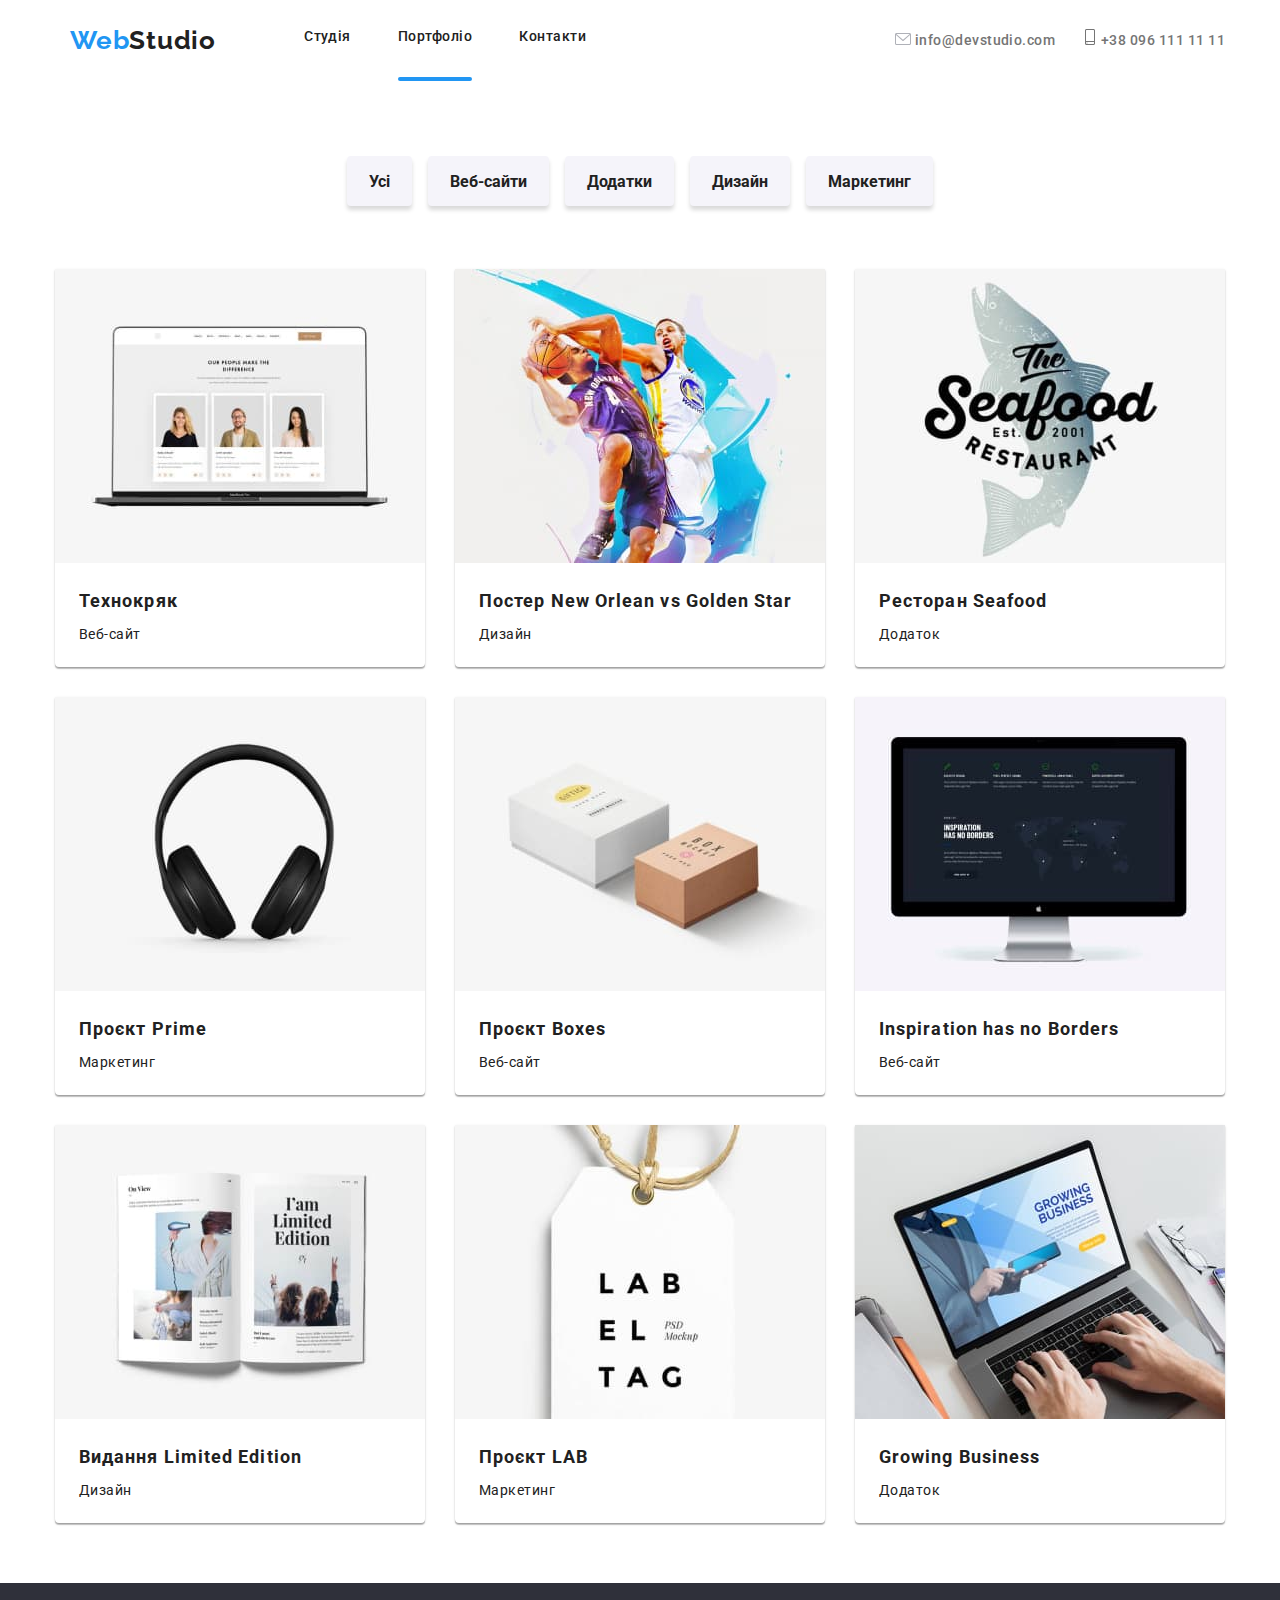
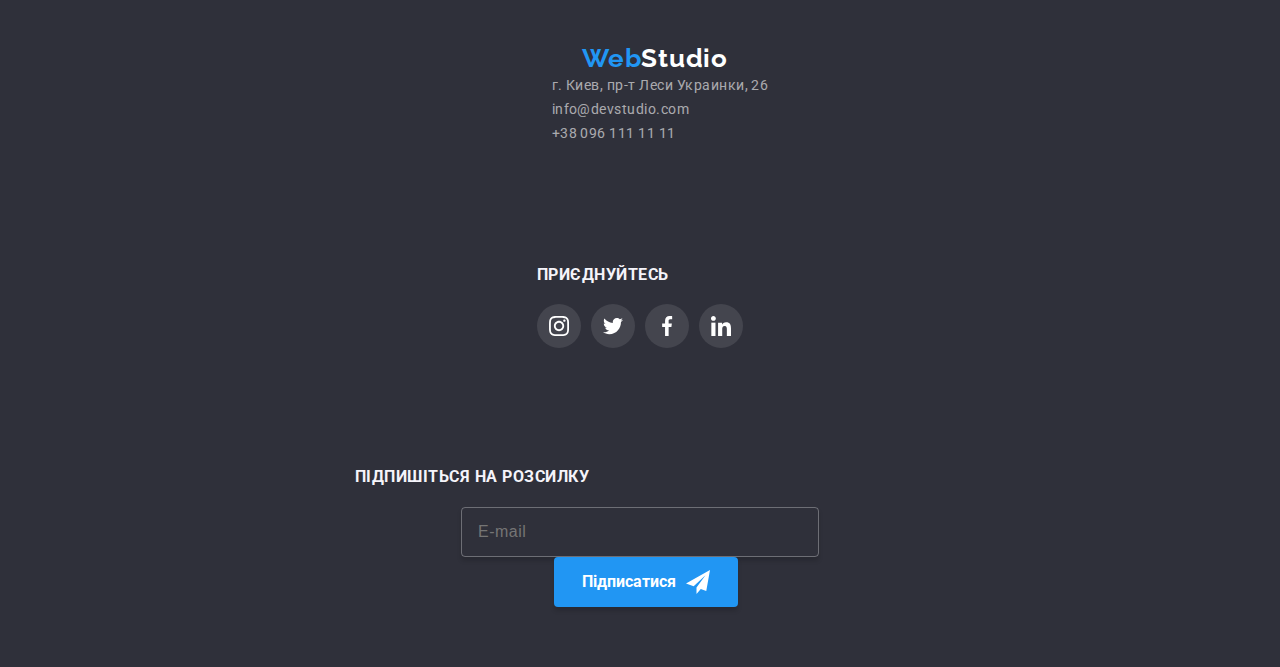
<file: hw24/page2.html>
<!DOCTYPE html>
<html lang="ua">

<head>
  <meta charset="UTF-8" />
  <meta http-equiv="X-UA-Compatible" content="IE=edge" />
  <meta name="viewport" content="width=device-width, initial-scale=1.0" />
  <link rel="stylesheet" href="./css/main.css" />

  <link rel="preconnect" href="https://fonts.googleapis.com" />
  <link rel="preconnect" href="https://fonts.gstatic.com" crossorigin />
  <link href="https://fonts.googleapis.com/css2?family=Raleway:wght@700&family=Roboto:wght@400;500;700;900&display=swap"
    rel="stylesheet" />
  <title>Portfolio</title>
</head>

<body>
  <header class="header">
    <div class="cont header__cont">
      <nav class="nav">
        <a href="/" class="web-studio"><span class="Web">Web</span>Studio</a>
        <ul class="nav__list">
          <li class="nav__item"><a class="nav__link " href="./index.html">Студія</a></li>
          <li class="nav__item"><a class="nav__link nav__link--line" href="./page2.html">Портфоліо</a></li>
          <li class="nav__item"><a class="nav__link" href="#">Контакти</a></li>
        </ul>
      </nav>
      <ul class="contacts">
        <li>
          <a class="contacts__link" href="mailto:info@devstudio.com ">
            <svg class="contacts__icon--email">
              <use xlink:href="./img/svg/envelope-hover.svg#mail"></use>
            </svg>
            info@devstudio.com
          </a>
        </li>
        <li>
          <a class="contacts__link" href="tel:+380961111111">
            <svg class="contacts__icon--tel">
              <use xlink:href="./img/svg/smartphone.svg#tel"></use>
            </svg> +38 096 111 11 11</a>
        </li>
      </ul>
      <div class="mobile-menu-list">
        <input class="mobile-menu-list__button js-open-menu  js-close-menu" type="checkbox" id="mobile-menu">
        <label class="mobile-menu-list__line-cont" for="mobile-menu">
          <span class="mobile-menu-list__line">

          </span>
          <span class="mobile-menu-list__line">

          </span>
          <span class="mobile-menu-list__line">

          </span>
        </label>
      </div>
    </div>
    <article class="  js-menu-container">
      <div class="mobile-menu__cont">
        <div class="mobile-menu__nav">
          <a class="mobile-menu__link" href="./index.html">Студія</a>
          <a class="mobile-menu__link" href="./page2.html">Портфоліо</a>
          <a class="mobile-menu__link" href="">Контакти</a>
        </div>
        <address class="address">
          <ul class="address__list">
            <li class="address__item"><a class="address__link" href="mailto:info@devstudio.com ">info@devstudio.com</a>
            </li>
            <li class="address__item"><a class="address__link" href="tel:+380961111111">+38 096 111 11 11</a></li>
          </ul>
        </address>
      </div>
    </article>

  </header>
  <main>
    <section class="card-section">
      <div class="cont card-section__cont">
        <ul class="filter">
          <li class="filter__item">
            <button class="filter__button">
              Усі
            </button>
          </li>
          <li class="filter__item">
            <button class="filter__button">
              Веб-сайти
            </button>
          </li>
          <li class="filter__item">
            <button class="filter__button">
              Додатки
            </button>
          </li>
          <li class="filter__item">
            <button class="filter__button">
              Дизайн
            </button>
          </li>
          <li class="filter__item">
            <button class="filter__button">
              Маркетинг
            </button>
          </li>
        </ul>
        <artcle class="project-card-section">
          <ul class="project-card-section__list">
            <li class="project-card">
              <div class="project-card__overflow-cont">
                <img class="project-card__image" src="./img/port1.jpg" alt="проект">
                <div class="project-card__overlay">
                  <p>Ресурс пропонує комплексні пропозиції з різним рівнем функціоналу та сервісів. Все це дозволить
                    відвідувачу отримати вичерпні відомості про компанію чи приватну особу.</p>
                </div>
              </div>
              <h4 class="project-card__text--main">Технокряк</h4>
              <p class="project-card__text">Веб-сайт</p>
            </li>
            <li class="project-card">
              <div class="project-card__overflow-cont">
                <img class="project-card__image" src="./img/port2.jpg" alt="проект"></img>
                <div class="project-card__overlay">
                  <p>Ресурс пропонує комплексні пропозиції з різним рівнем функціоналу та сервісів. Все це дозволить
                    відвідувачу отримати вичерпні відомості про компанію чи приватну особу.</p>
                </div>
              </div>
              <h4 class="project-card__text--main">Постер New Orlean vs Golden Star</h4>
              <p class="project-card__text">Дизайн</p>
            </li>
            <li class="project-card">
              <div class="project-card__overflow-cont">
                </img><img class="project-card__image" src="./img/port3.jpg" alt="проект">
                <div class="project-card__overlay">
                  <p>Ресурс пропонує комплексні пропозиції з різним рівнем функціоналу та сервісів. Все це дозволить
                    відвідувачу отримати вичерпні відомості про компанію чи приватну особу.</p>
                </div>
              </div>
              <h4 class="project-card__text--main">Ресторан Seafood</h4>
              <p class="project-card__text">Додаток</p>
            </li>
            <li class="project-card">
              <div class="project-card__overflow-cont">
                </img><img class="project-card__image" src="./img/port4.jpg" alt="проект">
                <div class="project-card__overlay">
                  <p>Ресурс пропонує комплексні пропозиції з різним рівнем функціоналу та сервісів. Все це дозволить
                    відвідувачу отримати вичерпні відомості про компанію чи приватну особу.</p>
                </div>
              </div>
              <h4 class="project-card__text--main">Проєкт Prime</h4>
              <p class="project-card__text">Маркетинг</p>
            </li>
            <li class="project-card">
              <div class="project-card__overflow-cont">
                </img><img class="project-card__image" src="./img/port5.jpg" alt="проект">
                <div class="project-card__overlay">
                  <p>Ресурс пропонує комплексні пропозиції з різним рівнем функціоналу та сервісів. Все це дозволить
                    відвідувачу отримати вичерпні відомості про компанію чи приватну особу.</p>
                </div>
              </div>
              <h4 class="project-card__text--main">Проєкт Boxes</h4>
              <p class="project-card__text">Веб-сайт</p>
            </li>
            <li class="project-card">
              <div class="project-card__overflow-cont">
                </img><img class="project-card__image" src="./img/port6.jpg" alt="проект">
                <div class="project-card__overlay">
                  <p>Ресурс пропонує комплексні пропозиції з різним рівнем функціоналу та сервісів. Все це дозволить
                    відвідувачу отримати вичерпні відомості про компанію чи приватну особу.</p>
                </div>
              </div>
              <h4 class="project-card__text--main">Inspiration has no Borders</h4>
              <p class="project-card__text">Веб-сайт</p>
            </li>
            <li class="project-card">
              <div class="project-card__overflow-cont">
                </img><img class="project-card__image" src="./img/port7.jpg" alt="проект">
                <div class="project-card__overlay">
                  <p>Ресурс пропонує комплексні пропозиції з різним рівнем функціоналу та сервісів. Все це дозволить
                    відвідувачу отримати вичерпні відомості про компанію чи приватну особу.</p>
                </div>
              </div>
              <h4 class="project-card__text--main">Видання Limited Edition</h4>
              <p class="project-card__text">Дизайн</p>
            </li>
            <li class="project-card">
              <div class="project-card__overflow-cont">
                </img><img class="project-card__image" src="./img/port8.jpg" alt="проект">
                <div class="project-card__overlay">
                  <p>Ресурс пропонує комплексні пропозиції з різним рівнем функціоналу та сервісів. Все це дозволить
                    відвідувачу отримати вичерпні відомості про компанію чи приватну особу.</p>
                </div>
              </div>
              <h4 class="project-card__text--main">Проєкт LAB</h4>
              <p class="project-card__text">Маркетинг</p>
            </li>
            <li class="project-card">
              <div class="project-card__overflow-cont">
                </img><img class="project-card__image" src="./img/port9.jpg" alt="проект">
                <div class="project-card__overlay">
                  <p>Ресурс пропонує комплексні пропозиції з різним рівнем функціоналу та сервісів. Все це дозволить
                    відвідувачу отримати вичерпні відомості про компанію чи приватну особу.</p>
                </div>
              </div>
              <h4 class="project-card__text--main">Growing Business</h4>
              <p class="project-card__text">Додаток</p>
            </li>
          </ul>
        </artcle>
    </section>

  </main>
  <footer class="footer">
    <div class="cont footer__cont">
      <article class="footer__contacts">
        <a href="/" class="web-studio-"><span class="Web">Web</span>Studio
        </a>
        <address class="address">
          <ul class="address__list">
            <li class="address__item">
              <a class="address__link--light" href="https://goo.gl/maps/CPtrU1FHBa2aNyZL9" target="_blank"
                rel="noopener noreferrer nofollow">г. Киев, пр-т Леси Украинки, 26</a>
            </li>
            <li class="address__item"><a class="address__link--light"
                href="mailto:info@devstudio.com ">info@devstudio.com</a>
            </li>
            <li class="address__item"><a class="address__link--light" href="tel:+380961111111">+38 096 111 11 11</a>
            </li>
          </ul>
        </address>
      </article>

      <article class="join">
        <h3 class="join__title">приєднуйтесь</h3>
        <ul class="join__contacts">
          <li class="join__item">
            <div class="">
              <a class="messenger messenger--dark" href="">
                <svg class="messenger__logo messenger__logo--dark">
                  <use href="./img/svg/instagram.svg#inst"></use>
                </svg>
              </a>
            </div>
          </li>
          <li class="join__item">
            <a class="messenger messenger--dark" href="">
              <svg class="messenger__logo messenger__logo--dark">
                <use href="./img/svg/twitter.svg#twit"></use>
              </svg>
            </a>
          </li>
          <li class="join__item">
            <a class="messenger messenger--dark" href="">
              <svg class="messenger__logo messenger__logo--dark">
                <use href="./img/svg/facebook.svg#fb"></use>
              </svg>
            </a>
          </li>
          <li class="join__item">
            <a class="messenger messenger--dark" href="">
              <svg class="messenger__logo messenger__logo--dark">
                <use href="./img/svg/linkedin.svg#in"></use>
              </svg>
            </a>
          </li>
        </ul>
      </article>
      <article class="footer-form">
        <h3 class="footer-form__title">Підпишіться на розсилку</h3>
        <div class="footer-form__cont">
          <input class="footer-form__input" type="text" placeholder="E-mail">
          <button class="footer-form__button form-button">
            Підписатися
            <svg class="footer-form__icon">
              <use xlink:href="./img/svg/follow.svg#follow"></use>
            </svg>
          </button>
        </div>
      </article>
    </div>
  </footer>
  <script src="./mobile-menu.js"></script>
</body>

</html>
</file>
<file: hw24/css/main.css>
:root {
  --roboto: "Roboto";
  --raleway: "Raleway";
}

.project-card-section__list, .filter, .input-zone, .join__contacts, .footer__cont, .clients__item, .people-card__contacts, .peoples__list, .fotos__list, .characteristics__cont, .header__cont {
  display: flex;
  justify-content: space-between;
  flex-wrap: wrap;
}

.project-card__overlay {
  color: #ffffff;
  font-size: 18px;
  font-weight: 400;
  line-height: 28px;
  letter-spacing: 0.54px;
  position: absolute;
  top: 0;
  left: 0;
  height: 100%;
  display: flex;
  justify-content: space-between;
  align-items: center;
  padding: 0 24px;
  background: rgba(33, 150, 243, 0.9);
  transform: translateY(100%);
  transition: transform 600ms ease-out;
}

.is-hidden {
  visibility: hidden !important;
  opacity: 0 !important;
  pointer-events: none !important;
  transform: scale(2) !important;
}

.no-scroll {
  overflow: hidden;
}

* {
  box-sizing: border-box;
  padding: 0;
  margin: 0;
}

body {
  margin: 0;
  font-family: var(--roboto), sans-serif;
  color: #212121;
  line-height: 1.71;
  font-size: 14px;
  letter-spacing: 0.48px;
}

section {
  padding: 94px 0;
}

.cont {
  max-width: 1170px;
  margin: 0 auto;
  padding: 0;
}

svg {
  width: 20px;
  height: 20px;
  fill: #afb1b8;
}

.icon--medium {
  width: 70px;
  height: 70px;
}

ul {
  list-style: none;
  padding: 0;
}

h2 {
  line-height: 1.16;
  color: #212121;
  margin-bottom: 50px;
  text-align: center;
  font-family: "Roboto";
  font-size: 36px;
  font-style: normal;
  font-weight: 700;
  line-height: normal;
  letter-spacing: 1.08px;
}

h3 {
  font-weight: 700;
  letter-spacing: 0.03em;
  text-transform: uppercase;
  line-height: 1.14;
  color: #212121;
}

h4 {
  font-weight: 700;
  font-size: 18px;
  line-height: 2;
  letter-spacing: 0.06em;
  color: #212121;
}

a {
  outline: none;
  text-decoration: none;
}

.Web {
  color: #2196f3;
}

.web-studio {
  height: 31px;
  font-family: "Raleway";
  font-weight: 700;
  font-size: 26px;
  line-height: 1.19;
  letter-spacing: 0.03em;
  color: #212121;
  align-self: center;
}

.address {
  display: flex;
  flex-direction: column;
  align-items: center;
  font-style: normal;
  width: 232px;
}
.address__item {
  margin-left: 10px;
}
.address__link {
  font-weight: 500;
  font-size: 14px;
  font-style: normal;
  color: #212121;
}
.address__link:hover, .address__link:focus {
  color: #2196f3;
}
.address__link:first-child {
  margin: 0;
}

.messenger {
  width: 44px;
  height: 44px;
  border-radius: 50%;
  display: flex;
  align-items: center;
  justify-content: center;
}
.messenger--dark {
  background-color: rgba(255, 255, 255, 0.1);
}
.messenger:hover, .messenger:hover use {
  background-color: #2196f3;
  fill: #ffffff;
}

.messenger__logo--dark {
  fill: #ffffff;
}

@media (min-width: 320px) {
  section {
    padding: 60px 15px;
  }
}
@media (min-width: 1200px) {
  section {
    padding: 60px 0;
  }
}
.header {
  width: 100%;
  background-color: #ffffff;
  /* position: fixed;
    bottom: 0; */
}
.header__cont {
  padding: 25px 0;
  align-items: center;
}

.nav {
  font-weight: 500;
  font-size: 14px;
  display: flex;
}
.nav__list {
  width: 282px;
  margin-left: 88px;
  display: flex;
}
.nav__item {
  position: relative;
}
.nav__link {
  line-height: 1.14;
  color: #212121;
  text-decoration: none;
}
.nav__link:hover {
  color: #2196f3;
}
.nav__link:focus {
  color: #2196f3;
}
.nav__link--line::before {
  content: "";
  position: absolute;
  bottom: -25px;
  left: 0;
  width: 100%;
  height: 4px;
  background-color: #2196f3;
  border-radius: 2px;
}

.contacts {
  display: none;
  align-content: start;
}
.contacts__link {
  color: #757575;
  text-decoration: none;
  font-weight: 500;
}
.contacts__link:hover, .contacts__link:hover use {
  color: #2196f3;
  fill: #2196f3;
}
.contacts__link:last-child {
  margin-left: 30px;
}
.contacts__icon--email {
  width: 16px;
  height: 12px;
}
.contacts__icon--tel {
  width: 12px;
  height: 16px;
}

@media (min-width: 320px) {
  .nav {
    justify-content: space-between;
    padding: 0px 15px;
  }
  .nav__list {
    display: none;
  }
  .contacts {
    display: none;
  }
}
@media (max-width: 768px) {
  .mobile-menu-list {
    position: relative;
    z-index: 2;
    width: 40px;
    height: 40px;
  }
  .mobile-menu-list__button {
    display: none;
  }
  .mobile-menu-list__button:checked ~ .mobile-menu-list__line-cont {
    position: fixed;
  }
  .mobile-menu-list__button:checked ~ .mobile-menu-list__line-cont .mobile-menu-list__line:before {
    transform: translateY(-7px) rotate(0);
  }
  .mobile-menu-list__button:checked ~ .mobile-menu-list__line-cont .mobile-menu-list__line:after {
    transform: translateY(-15px) rotate(90deg);
  }
  .mobile-menu-list__button:checked ~ .mobile-menu-list__line-cont .mobile-menu-list__line {
    transform: rotate(-45deg);
  }
  .mobile-menu-list__line-cont {
    position: relative;
    display: flex;
    flex-direction: column;
    align-items: center;
    justify-content: space-evenly;
    width: 40px;
    height: 40px;
    right: 23px;
  }
  .mobile-menu-list__line {
    display: block;
    width: 25px;
    height: 2px;
    border-radius: 3px;
    background-color: #212121;
    transition: transform 0.5s ease;
  }
  .mobile-menu-list__line:before, .mobile-menu-list__line:after {
    background-color: #212121;
    display: block;
    width: 25px;
    height: 2px;
    content: "";
    margin: 7px 0;
    transition: 0.5s;
  }
  .mobile-menu-list .address__link {
    color: #212121;
  }
  .mobile-menu-list .address__link:hover, .mobile-menu-list .address__link:focus {
    color: #2196f3;
  }
  .mobile-menu-list .address__link:first-child {
    margin: 0;
  }
  .js-menu-container {
    display: none;
  }
  .mobile-menu {
    display: block;
    height: 100%;
    max-height: 100%;
    position: fixed;
    top: 0;
    bottom: 0;
    left: 0;
    right: 0;
    background-color: #ffffff;
    z-index: 1;
  }
  .mobile-menu__cont {
    display: flex;
    max-height: 100%;
    height: 100%;
    flex-direction: column;
    justify-content: space-between;
    padding: 48px 40px;
  }
  .mobile-menu__nav {
    display: flex;
    flex-direction: column;
  }
  .mobile-menu__link {
    color: #212121;
    font-size: 40px;
    font-weight: 500;
    line-height: 47px;
    letter-spacing: 0.02em;
    margin-bottom: 32px;
  }
  .mobile-menu__link:hover {
    color: #2196f3;
  }
  .mobile-menu .address {
    align-items: start;
  }
  .mobile-menu .address__item {
    margin: 0;
  }
  .mobile-menu .address__link {
    font-size: 24px;
    font-weight: 500;
    letter-spacing: 0.48px;
  }
  .mobile-menu .address__link:hover {
    font-size: 34px;
  }
  .mobile-menu .media-list {
    display: flex;
  }
  .mobile-menu .media-list__link {
    color: #2196f3;
    border-right: 1px solid #757575;
    padding: 0px 10px;
    font-size: 18px;
    font-weight: 500;
    line-height: 22px; /* 122.222% */
    letter-spacing: 0.36px;
  }
  .mobile-menu .media-list__link:first-child {
    padding-left: 0;
  }
  .mobile-menu .media-list__link:last-child {
    border: none;
  }
}
@media (min-width: 768px) {
  .mobile-menu-list,
  .js-menu-container {
    display: none;
  }
  .header__cont {
    justify-content: space-between;
  }
  .nav__list {
    display: flex;
    align-content: center;
    justify-content: space-between;
  }
  .contacts {
    display: flex;
    flex-direction: column;
  }
}
@media (min-width: 1200px) {
  .header__cont {
    display: flex;
    justify-content: space-between;
  }
  .contacts {
    flex-direction: row;
    justify-content: space-between;
  }
}
.hero-section {
  padding: 0;
}
.hero-section__background {
  position: absolute;
  display: block;
  width: 100vw;
  height: 100vh;
  max-height: 400px;
  z-index: -1;
}
.hero-section__cont {
  padding: 118px 0px;
  display: flex;
  flex-direction: column;
  align-items: center;
}
.hero-section__text {
  display: block;
  width: 696px;
  margin: 0;
  font-weight: 900;
  font-size: 44px;
  line-height: 1.36;
  text-align: center;
  letter-spacing: 0.06em;
  text-transform: uppercase;
  color: #ffffff;
}
.hero-section__button {
  align-self: center;
  border: none;
  color: #ffffff;
  padding: 10px 32px;
  height: 50px;
  font-family: var(--roboto);
  font-size: 16px;
  font-weight: 700;
  text-align: center;
  background-color: #2196f3;
  border-radius: 4px;
  box-shadow: 0px 4px 4px 0px rgba(0, 0, 0, 0.15);
}
.hero-section__button:hover, .hero-section__button:focus {
  background-color: #2196f3;
  color: #ffffff;
}

@media (min-width: 320px) {
  .hero-section__text {
    width: 360px;
    font-size: 22px;
    font-weight: 900;
    line-height: 42px;
    letter-spacing: 1.56px;
  }
}
@media (min-width: 768px) {
  .hero-section__text {
    font-size: 26px;
  }
}
@media (min-width: 1200px) {
  .hero-section__background {
    height: 100%;
    max-height: 530px;
  }
  .hero-section__cont {
    padding: 200px 0;
  }
}
.characteristics__card {
  width: 270px;
}
.characteristics__icon-cont {
  border-radius: 4px;
  background: #f5f4fa;
}
.characteristics__icon {
  width: 70px;
  height: 70px;
  padding: 25px 100px;
  box-sizing: content-box;
}
.characteristics__lable {
  margin-top: 30px;
}
.characteristics__text {
  margin-top: 10px;
}

@media (min-width: 320px) {
  .characteristics__cont {
    width: 100%;
    padding: 0 15px;
    display: grid;
    grid-template-columns: 1fr;
    gap: 30px;
  }
  .characteristics__card {
    width: 100%;
  }
  .characteristics__icon-cont {
    width: 100%;
    display: flex;
    justify-content: center;
  }
  .characteristics__lable {
    text-align: center;
    font-size: 14px;
    font-weight: 700;
    letter-spacing: 0.42px;
  }
}
@media (min-width: 768px) {
  .characteristics__cont {
    grid-template-columns: 1fr 1fr;
    gap: 30px;
  }
}
@media (min-width: 1200px) {
  .characteristics__cont {
    grid-template-columns: repeat(4, 1fr);
    gap: 30px;
  }
}
.fotos__main-text {
  font-weight: 700;
  font-size: 36px;
  line-height: 1.16;
  text-align: center;
  letter-spacing: 0.03em;
  margin: 0 auto 50px;
}
.fotos__item {
  height: 294px;
  position: relative;
}
.fotos__text {
  text-align: center;
  color: #ffffff;
  text-transform: uppercase;
  font-size: 14px;
  font-weight: 700;
  letter-spacing: 0.42px;
  position: absolute;
  left: 0;
  right: 0;
  bottom: 0;
  padding: 27px 0;
  margin: 0 auto;
  background: rgba(47, 48, 58, 0.8);
  flex-shrink: 0;
}

@media (max-width: 1200px) {
  .fotos {
    display: none;
  }
}
.peoples {
  background: #f5f4fa;
  color: #757575;
}
.peoples__cont {
  display: flex;
  flex-direction: column;
  align-items: center;
}
.people-card {
  display: flex;
  flex-direction: column;
  align-items: center;
  background: #ffffff;
  box-shadow: 0px 1px 3px rgba(0, 0, 0, 0.12), 0px 1px 1px rgba(0, 0, 0, 0.14), 0px 2px 1px rgba(0, 0, 0, 0.2);
  border-radius: 0px 0px 4px 4px;
}
.people-card__image {
  width: 100%;
}
.people-card__name {
  font-size: 16px;
  font-weight: 500;
  line-height: normal;
  margin-top: 30px;
}
.people-card__text {
  margin-top: 10px;
  font-size: 16px;
  line-height: normal;
  letter-spacing: 0.48px;
}
.people-card__contacts {
  width: 210px;
  margin-top: 16px;
  padding-bottom: 30px;
}
.people-card__link {
  height: 20px;
}

@media (min-width: 320px) {
  .peoples__list {
    width: 100%;
    padding: 0px 15px;
    margin: 0 auto;
    display: grid;
    grid-template-columns: 1fr;
    gap: 30px;
  }
}
@media (min-width: 768px) {
  .peoples__list {
    grid-template-columns: repeat(2, 1fr);
  }
}
@media (min-width: 1200px) {
  .peoples__list {
    grid-template-columns: repeat(4, 1fr);
  }
}
.clients__cont {
  display: grid;
  grid-template-columns: repeat(2, 1fr);
  gap: 30px;
}
.clients__item {
  border: 1px solid #afb1b8;
  justify-content: center;
}
.clients__item:hover, .clients__item:hover .clients__icon {
  border-color: #2196f3;
  fill: #2196f3;
}
.clients__icon {
  box-sizing: content-box;
  width: 106px;
  height: 60px;
  padding: 16px 0;
}

@media (min-width: 768px) {
  .clients__cont {
    grid-template-columns: repeat(3, 1fr);
  }
}
@media (min-width: 1200px) {
  .clients__cont {
    grid-template-columns: repeat(6, 1fr);
  }
}
.footer {
  width: 100%;
  background: #2f303a;
}
.footer__cont {
  justify-content: center;
  align-items: center;
  flex-direction: column;
}
.footer article {
  padding: 60px 0;
}
.footer article:first-child {
  margin-left: 30px;
}
.footer__contacts {
  display: flex;
  flex-direction: column;
  align-items: center;
  padding-bottom: 30px;
}

.address__link--light {
  color: rgba(255, 255, 255, 0.6);
}

.join__title {
  margin: 0 0 20px;
  color: #f5f4fa;
}
.join__contacts {
  width: 206px;
}
.join__item {
  width: 44px;
}

.footer-form__title {
  margin: 0 0 20px;
  color: #f5f4fa;
}
.footer-form__cont {
  display: flex;
  flex-direction: column;
  align-items: center;
  width: 570px;
}
.footer-form__input {
  width: 100%;
  max-width: 358px;
  height: 50px;
  color: rgba(255, 255, 255, 0.6);
  font-size: 16px;
  font-weight: 400;
  line-height: 20px;
  letter-spacing: 0.48px;
  padding-left: 16px;
  outline: none;
  border-radius: 4px;
  border: 1px solid rgba(255, 255, 255, 0.3);
  background: rgba(33, 150, 243, 0);
  box-shadow: 0px 4px 4px 0px rgba(0, 0, 0, 0.15);
}
.footer-form__button {
  align-self: center;
  border: none;
  color: #ffffff;
  padding: 10px 28px;
  height: 50px;
  font-family: var(--roboto);
  font-size: 16px;
  font-weight: 700;
  text-align: center;
  background-color: #2196f3;
  border-radius: 4px;
  box-shadow: 0px 4px 4px 0px rgba(0, 0, 0, 0.15);
  margin-left: 12px;
  display: flex;
  align-items: center;
  justify-content: center;
}
.footer-form__button:hover .footer-form__icon {
  fill: #ffffff;
}
.footer-form__icon {
  width: 24px;
  height: 24px;
  margin-left: 10px;
  fill: #ffffff;
}

.web-studio- {
  font-family: "Raleway";
  font-weight: 700;
  font-size: 26px;
  line-height: 1.19;
  letter-spacing: 0.03em;
  color: #ffffff;
}

.modal-section {
  position: fixed;
  background-color: rgba(0, 0, 0, 0.2);
  left: 0;
  right: 0;
  top: 0;
  bottom: 0;
  display: flex;
  align-items: center;
  visibility: visible;
  opacity: 1;
  transform: scale(1);
  transition: opacity 250ms cubic-bezier(0.4, 0, 0.2, 1) 0s;
  transition: transform 250ms cubic-bezier(0.4, 0, 0.2, 1) 0s;
}

.modal-window {
  position: relative;
  width: 528px;
  height: 581px;
  background-color: #ffffff;
  margin: 0 auto;
  border-radius: 4px;
  box-shadow: 0px 2px 1px 0px rgba(0, 0, 0, 0.2), 0px 1px 1px 0px rgba(0, 0, 0, 0.14), 0px 1px 3px 0px rgba(0, 0, 0, 0.12);
}
.modal-window__button-close {
  width: 30px;
  height: 30px;
  position: absolute;
  border-radius: 50%;
  top: 8px;
  right: 8px;
  background-color: #ffffff;
  border: 1px solid rgba(0, 0, 0, 0.1);
  display: flex;
  align-items: center;
  justify-content: center;
}
.modal-window__button-close:hover svg, .modal-window__button-close:hover {
  background-color: #ffffff;
  fill: #2196f3;
}
.modal-window__button-close-icon {
  height: 18px;
  width: 18px;
  fill: #212121;
}
.modal-window__title {
  margin: 40px 0 0;
  font-size: 20px;
  letter-spacing: 0.6px;
}
.modal-window__button {
  align-self: center;
  border: none;
  color: #ffffff;
  padding: 10px 52px;
  height: 50px;
  font-family: var(--roboto);
  font-size: 16px;
  font-weight: 700;
  text-align: center;
  background-color: #2196f3;
  border-radius: 4px;
  box-shadow: 0px 4px 4px 0px rgba(0, 0, 0, 0.15);
  margin-top: 30px;
}

.modal-window label {
  font-size: 12px;
  font-weight: 400;
  line-height: normal;
  letter-spacing: 0.12px;
  padding-bottom: 4px;
}

.modal-form {
  margin: 0 41px;
  display: flex;
  flex-direction: column;
  justify-content: start;
}
.modal-form__label {
  margin-top: 10px;
}
.modal-form__text {
  padding: 12px 16px;
  width: 100%;
  height: 120px;
  border-radius: 4px;
  border: 1px solid rgba(33, 33, 33, 0.2);
}
.modal-form__text:hover, .modal-form__text:focus {
  outline: none;
  border: 1px solid #2196f3;
}

.input-zone {
  position: relative;
  align-items: center;
}
.input-zone__icon {
  position: absolute;
  left: 12px;
  width: 18px;
  height: 18px;
  fill: #212121;
}
.input-zone__input {
  width: 100%;
  height: 40px;
  border-radius: 4px;
  border: 1px solid rgba(33, 33, 33, 0.2);
  padding-left: 42px;
}
.input-zone__input:hover, .input-zone__input:focus {
  outline: none;
  border: 1px solid #2196f3;
}
.input-zone__input:hover + .input-zone__icon, .input-zone__input:focus + .input-zone__icon {
  fill: #2196f3;
}
.input-zone__input:hover + .input-zone__icon use, .input-zone__input:focus + .input-zone__icon use {
  fill: #2196f3;
}

.form-checkbox {
  margin-top: 20px;
  display: flex;
  align-content: center;
}
.form-checkbox__text {
  margin-left: 7px;
}
.form-checkbox__link {
  display: flex;
  align-items: center;
  margin-left: 12px;
  color: #2196f3;
  text-decoration: underline;
}

.filter {
  font-weight: 400;
  font-size: 16px;
  line-height: 1.88;
  letter-spacing: 0.03em;
  color: #757575;
  margin: 0 auto 48px;
}
.filter__button {
  align-self: center;
  border: none;
  color: #ffffff;
  padding: 10px 22px;
  height: 50px;
  font-family: var(--roboto);
  font-size: 16px;
  font-weight: 700;
  text-align: center;
  background-color: #2196f3;
  border-radius: 4px;
  box-shadow: 0px 4px 4px 0px rgba(0, 0, 0, 0.15);
  padding-top: 6px;
  padding-bottom: 6px;
  color: #212121;
  background-color: #f5f4fa;
  border-radius: 4px;
}
.filter__button:hover {
  align-self: center;
  border: none;
  color: #ffffff;
  padding: 10px 24px;
  height: 50px;
  font-family: var(--roboto);
  font-size: 16px;
  font-weight: 700;
  text-align: center;
  background-color: #2196f3;
  border-radius: 4px;
  box-shadow: 0px 4px 4px 0px rgba(0, 0, 0, 0.15);
}

.project-card {
  width: 100%;
  background: #ffffff;
  box-shadow: 0px 1px 3px rgba(0, 0, 0, 0.12), 0px 1px 1px rgba(0, 0, 0, 0.14), 0px 2px 1px rgba(0, 0, 0, 0.2);
  border-radius: 0px 0px 4px 4px;
}
.project-card:nth-last-child(-n+3) {
  margin: 0;
}
.project-card__image {
  width: 100%;
  max-width: 430px;
  display: flex;
  margin: 0 auto;
}
.project-card__text {
  margin: 4px 24px 20px;
}
.project-card__text--main {
  margin-left: 24px;
  margin-top: 20px;
}
.project-card__overflow-cont {
  height: 294px;
  position: relative;
  overflow: hidden;
}
.project-card__overflow-cont:hover .project-card__overlay {
  transform: translateY(0);
}
@media (min-width: 320px) {
  .filter {
    justify-content: start;
  }
  .filter__button {
    margin: 15px 8px;
  }
  .project-card-section__list {
    width: 100%;
    display: grid;
    justify-items: center;
    grid-template-columns: 1fr;
    gap: 30px;
  }
}
@media (min-width: 786px) {
  .filter {
    justify-content: center;
  }
  .filter__button {
    margin: 15px 8px;
  }
  .project-card-section__list {
    grid-template-columns: repeat(2, 1fr);
  }
}
@media (min-width: 1200px) {
  .filter__button {
    margin: 15px 8px;
  }
  .project-card {
    width: 370px;
    background: #ffffff;
    box-shadow: 0px 1px 3px rgba(0, 0, 0, 0.12), 0px 1px 1px rgba(0, 0, 0, 0.14), 0px 2px 1px rgba(0, 0, 0, 0.2);
    border-radius: 0px 0px 4px 4px;
  }
  .project-card__image {
    width: 370px;
  }
  .project-card-section__list {
    grid-template-columns: repeat(3, 1fr);
  }
}
</file>
